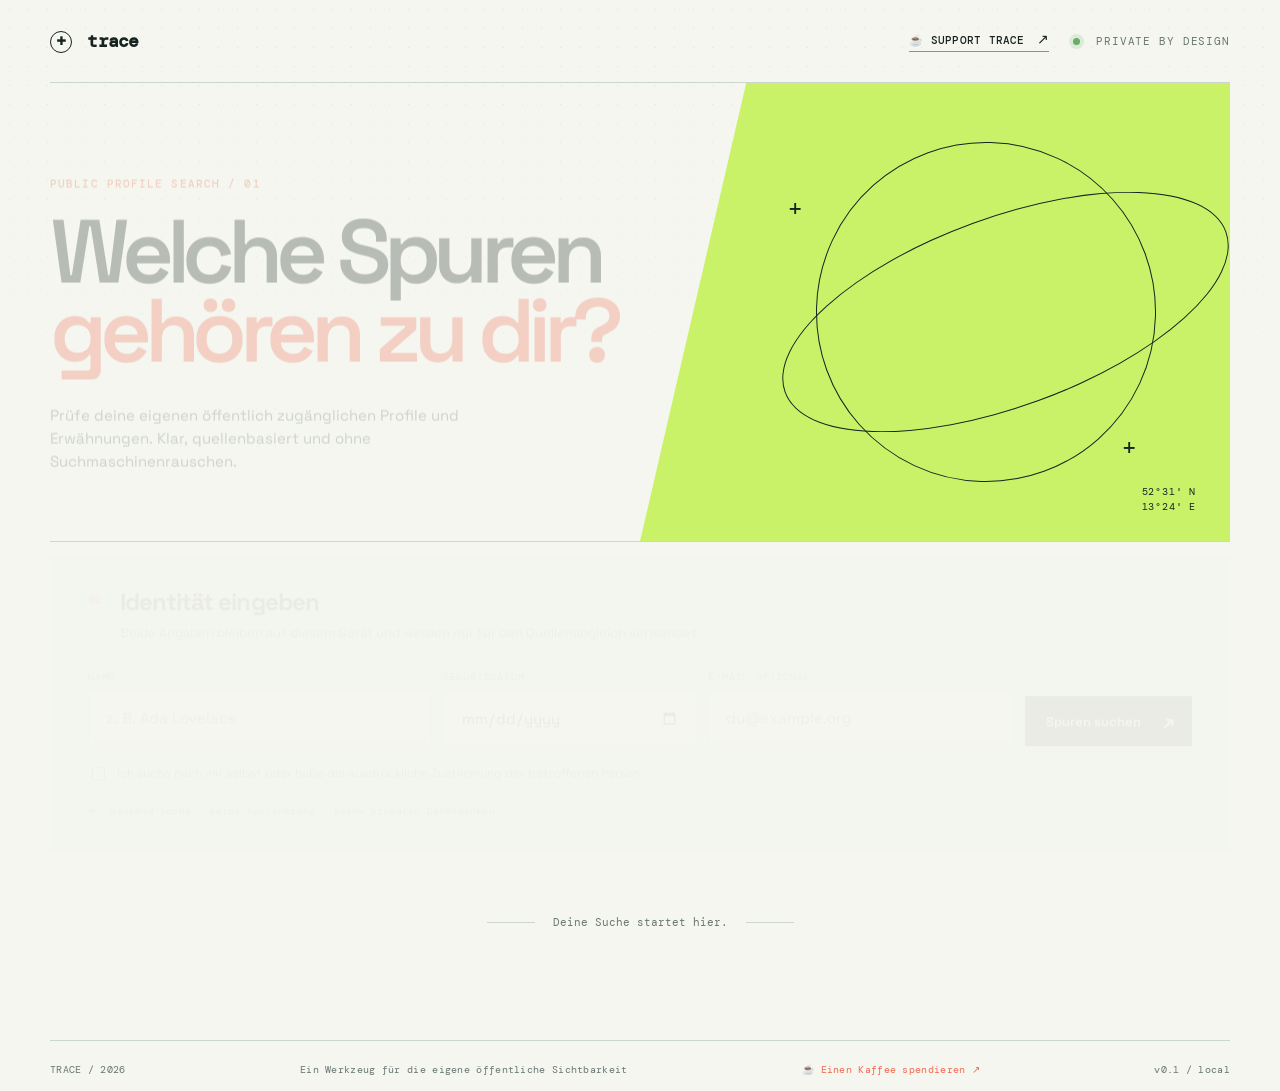
<file: index.html>
<!doctype html>
<html lang="de">
<head>
  <meta charset="utf-8">
  <meta name="viewport" content="width=device-width, initial-scale=1">
  <meta http-equiv="refresh" content="0; url=web/">
  <title>Trace / öffentliche Spuren</title>
</head>
<body>
  <p><a href="web/">Trace öffnen</a></p>
</body>
</html>
</file>
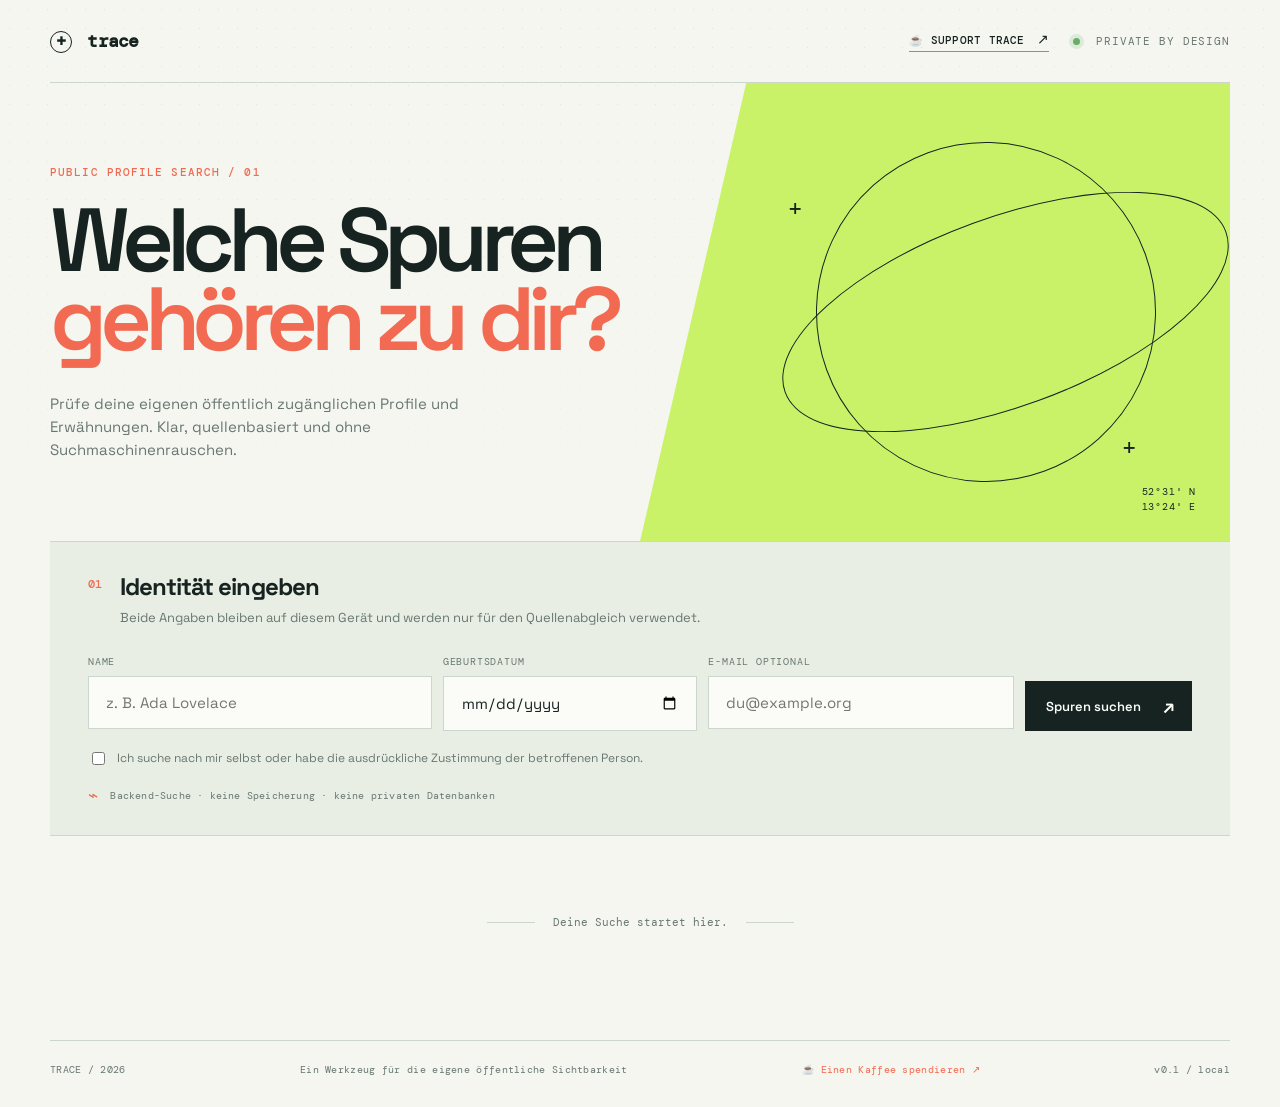
<file: web/index.html>
<!doctype html>
<html lang="de">
<head>
  <meta charset="utf-8">
  <meta name="viewport" content="width=device-width, initial-scale=1">
  <meta name="description" content="Finde deine eigenen öffentlich zugänglichen Profile und Erwähnungen.">
  <title>Trace / öffentliche Spuren</title>
  <link rel="preconnect" href="https://fonts.googleapis.com">
  <link rel="preconnect" href="https://fonts.gstatic.com" crossorigin>
  <link href="https://fonts.googleapis.com/css2?family=DM+Mono:wght@400;500&family=Space+Grotesk:wght@400;500;600;700&display=swap" rel="stylesheet">
  <link rel="stylesheet" href="styles.css">
</head>
<body>
  <div class="page-shell">
    <header class="topbar">
      <a class="brand" href="/" aria-label="Trace Startseite"><span class="brand-mark">+</span> trace</a>
      <div class="topbar-actions"><a class="support-link" href="https://buymeacoffee.com/agasolutions" target="_blank" rel="noopener noreferrer">☕ Support Trace <span aria-hidden="true">↗</span></a><div class="topbar-note"><span class="status-dot"></span> private by design</div></div>
    </header>

    <main>
      <section class="hero" aria-labelledby="page-title">
        <div class="hero-copy">
          <p class="eyebrow">PUBLIC PROFILE SEARCH / 01</p>
          <h1 id="page-title">Welche Spuren<br><em>gehören zu dir?</em></h1>
          <p class="intro">Prüfe deine eigenen öffentlich zugänglichen Profile und Erwähnungen. Klar, quellenbasiert und ohne Suchmaschinenrauschen.</p>
        </div>
        <div class="hero-aside" aria-hidden="true">
          <div class="orbit orbit-one"></div>
          <div class="orbit orbit-two"></div>
          <span class="orbit-cross cross-a">+</span>
          <span class="orbit-cross cross-b">+</span>
          <span class="coordinate">52°31' N<br>13°24' E</span>
        </div>
      </section>

      <section class="search-panel" aria-labelledby="search-title">
        <div class="panel-heading">
          <span class="step-index">01</span>
          <div><h2 id="search-title">Identität eingeben</h2><p>Beide Angaben bleiben auf diesem Gerät und werden nur für den Quellenabgleich verwendet.</p></div>
        </div>
        <form id="scan-form">
          <label class="field field-name"><span>Name</span><input id="name" name="name" autocomplete="name" placeholder="z. B. Ada Lovelace" required></label>
          <label class="field field-date"><span>Geburtsdatum</span><input id="birth-date" name="birth_date" type="date" autocomplete="bday" required></label>
          <label class="field field-email"><span>E-Mail optional</span><input id="email" name="email" type="email" autocomplete="email" placeholder="du@example.org"></label>
          <button type="submit" class="search-button"><span class="button-label">Spuren suchen</span><span class="button-arrow" aria-hidden="true">↗</span></button>
        </form>
        <label class="consent-line"><input id="consent" name="consent" type="checkbox" required><span>Ich suche nach mir selbst oder habe die ausdrückliche Zustimmung der betroffenen Person.</span></label>
        <div class="form-footnote"><span class="lock-icon">⌁</span> Backend-Suche · keine Speicherung · keine privaten Datenbanken</div>
      </section>

      <section id="results" class="results-section" aria-live="polite" hidden>
        <div class="results-heading"><div><p class="eyebrow">SEARCH OUTPUT / 02</p><h2 id="results-title">Ergebnisse</h2></div><span id="result-count" class="result-count"></span></div>
        <div id="results-list" class="results-list"></div>
      </section>

      <section id="empty-state" class="empty-state">
        <span class="empty-line"></span>
        <p>Deine Suche startet hier.</p>
        <span class="empty-line"></span>
      </section>
    </main>

    <footer class="footer"><span>TRACE / 2026</span><span>Ein Werkzeug für die eigene öffentliche Sichtbarkeit</span><a href="https://buymeacoffee.com/agasolutions" target="_blank" rel="noopener noreferrer">☕ Einen Kaffee spendieren ↗</a><span>v0.1 / local</span></footer>
  </div>
  <script src="config.js"></script>
  <script src="app.js"></script>
</body>
</html>
</file>
<file: web/styles.css>
:root {
  --ink: #172321;
  --muted: #687773;
  --paper: #f4f6ef;
  --panel: #e8eee4;
  --line: #cbd6cc;
  --lime: #c9f269;
  --coral: #f16a51;
  --white: #fbfcf8;
}

* { box-sizing: border-box; }
html { scroll-behavior: smooth; }
body { margin: 0; color: var(--ink); background: var(--paper); font-family: "Space Grotesk", sans-serif; }
body::before { content: ""; position: fixed; inset: 0; pointer-events: none; opacity: .4; background-image: radial-gradient(#bbc9bf 0.7px, transparent .7px); background-size: 19px 19px; mask-image: linear-gradient(to bottom, #000, transparent 80%); }
.page-shell { width: min(1180px, calc(100% - 48px)); margin: auto; position: relative; }
.topbar { display: flex; justify-content: space-between; align-items: center; padding: 29px 0; border-bottom: 1px solid var(--line); font-family: "DM Mono", monospace; font-size: 11px; letter-spacing: .08em; text-transform: uppercase; }
.brand { color: var(--ink); text-decoration: none; font-size: 18px; font-weight: 600; letter-spacing: -.04em; text-transform: lowercase; }
.brand-mark { display: inline-grid; place-items: center; width: 22px; height: 22px; margin-right: 5px; border: 1px solid var(--ink); border-radius: 50%; font-size: 17px; line-height: 1; }
.topbar-actions { display: flex; align-items: center; gap: 24px; }.support-link { color: var(--ink); text-decoration: none; border-bottom: 1px solid var(--coral); padding-bottom: 3px; font: 500 11px "DM Mono", monospace; letter-spacing: .02em; transition: color .2s, border-color .2s; }.support-link:hover { color: var(--coral); border-color: var(--ink); }.support-link span { margin-left: 5px; font-size: 14px; }.topbar-note { color: var(--muted); }.status-dot { width: 7px; height: 7px; background: #69ad67; display: inline-block; border-radius: 50%; margin-right: 8px; box-shadow: 0 0 0 4px #dcebd9; }
.hero { min-height: 430px; display: grid; grid-template-columns: 1fr 1fr; align-items: center; border-bottom: 1px solid var(--line); overflow: hidden; }
.hero-copy { padding: 82px 0 80px; position: relative; z-index: 1; animation: rise .7s ease both; }.eyebrow { margin: 0 0 22px; color: var(--coral); font: 500 11px "DM Mono", monospace; letter-spacing: .1em; }.hero h1 { max-width: 690px; margin: 0; font-size: clamp(3.4rem, 7vw, 6.8rem); line-height: .88; letter-spacing: -.08em; font-weight: 600; }.hero h1 em { color: var(--coral); font-style: normal; }.intro { max-width: 420px; color: var(--muted); line-height: 1.55; font-size: 15px; margin: 33px 0 0; }
.hero-aside { height: 100%; min-height: 430px; position: relative; background: var(--lime); clip-path: polygon(18% 0, 100% 0, 100% 100%, 0 100%); }.orbit { position: absolute; border: 1px solid var(--ink); border-radius: 50%; left: 50%; top: 50%; transform: translate(-35%, -50%) rotate(-20deg); }.orbit-one { width: 340px; height: 340px; }.orbit-two { width: 470px; height: 190px; }.orbit-cross { position: absolute; font: 24px "DM Mono", monospace; }.cross-a { top: 24%; left: 25%; }.cross-b { bottom: 17%; right: 16%; }.coordinate { position: absolute; right: 34px; bottom: 27px; font: 10px/1.5 "DM Mono", monospace; letter-spacing: .08em; }
.search-panel { background: var(--panel); padding: 34px 38px 29px; border-bottom: 1px solid var(--line); animation: rise .8s .08s ease both; }.panel-heading { display: flex; gap: 18px; align-items: flex-start; margin-bottom: 29px; }.step-index { color: var(--coral); font: 500 12px "DM Mono", monospace; }.panel-heading h2, .results-heading h2 { font-size: 24px; letter-spacing: -.04em; margin: -5px 0 7px; }.panel-heading p { color: var(--muted); font-size: 13px; margin: 0; }
#scan-form { display: grid; grid-template-columns: 1.35fr 1fr 1.2fr auto; gap: 11px; }.field { display: flex; flex-direction: column; gap: 8px; }.field span { color: var(--muted); font: 10px "DM Mono", monospace; letter-spacing: .08em; text-transform: uppercase; }.field input { width: 100%; border: 1px solid var(--line); background: var(--white); padding: 16px 17px; color: var(--ink); font: 15px "Space Grotesk", sans-serif; outline: none; }.field input:focus { border-color: var(--ink); box-shadow: 3px 3px 0 var(--lime); }.search-button { align-self: end; border: 0; min-height: 50px; padding: 0 17px 0 21px; display: flex; align-items: center; gap: 22px; background: var(--ink); color: var(--white); font: 600 13px "Space Grotesk", sans-serif; cursor: pointer; transition: background .2s, transform .2s; }.search-button:hover { background: var(--coral); transform: translateY(-2px); }.button-arrow { font-size: 19px; }.consent-line { display: flex; gap: 9px; align-items: flex-start; margin-top: 19px; color: var(--muted); font-size: 12px; line-height: 1.4; }.consent-line input { margin-top: 2px; accent-color: var(--coral); }.form-footnote { color: var(--muted); margin-top: 16px; font: 10px "DM Mono", monospace; letter-spacing: .02em; }.lock-icon { color: var(--coral); font-size: 17px; vertical-align: -2px; margin-right: 6px; }
.results-section { padding: 68px 0 24px; }.results-heading { display: flex; justify-content: space-between; align-items: end; border-bottom: 1px solid var(--ink); padding-bottom: 19px; }.results-heading h2 { font-size: 44px; margin: 0; }.result-count { font: 11px "DM Mono", monospace; color: var(--muted); }.results-list { display: grid; }.result-card { display: grid; grid-template-columns: 54px 1fr auto; gap: 19px; align-items: start; padding: 25px 0; border-bottom: 1px solid var(--line); animation: rise .45s ease both; }.result-number { font: 12px "DM Mono", monospace; color: var(--coral); }.result-card h3 { margin: 0 0 7px; font-size: 20px; letter-spacing: -.03em; }.result-card h3 a { color: var(--ink); text-decoration: none; border-bottom: 1px solid transparent; }.result-card h3 a:hover { border-bottom-color: var(--coral); }.result-url { color: #4c8b56; font: 11px "DM Mono", monospace; word-break: break-all; }.result-excerpt { max-width: 700px; margin: 13px 0 0; color: var(--muted); font-size: 13px; line-height: 1.5; }.result-status { border: 1px solid var(--line); padding: 7px 9px; color: var(--muted); font: 10px "DM Mono", monospace; text-transform: uppercase; white-space: nowrap; }.result-status.match { color: #397244; border-color: #9bc29b; background: #e5f2e2; }.result-status.manual_review { color: #9d5e28; border-color: #dfbd92; background: #fff1df; }.result-status.unavailable { color: var(--coral); }.empty-state { display: flex; align-items: center; gap: 18px; padding: 68px 0 100px; color: var(--muted); font: 11px "DM Mono", monospace; justify-content: center; }.empty-line { width: 48px; height: 1px; background: var(--line); }.footer { border-top: 1px solid var(--line); display: flex; justify-content: space-between; gap: 20px; padding: 22px 0 30px; color: var(--muted); font: 10px "DM Mono", monospace; letter-spacing: .03em; }.footer a { color: var(--coral); text-decoration: none; border-bottom: 1px solid transparent; }.footer a:hover { border-color: var(--coral); }
[hidden] { display: none !important; } .error-message { color: var(--coral); font: 12px "DM Mono", monospace; padding: 20px 0; }
@keyframes rise { from { opacity: 0; transform: translateY(16px); } to { opacity: 1; transform: translateY(0); } }
@media (max-width: 720px) { .page-shell { width: min(100% - 28px, 560px); }.topbar { padding: 21px 0; }.topbar-note { font-size: 9px; }.hero { display: block; min-height: auto; }.hero-copy { padding: 65px 0 52px; }.hero h1 { font-size: clamp(3.1rem, 16vw, 5.4rem); }.hero-aside { min-height: 220px; clip-path: none; }.orbit-one { width: 190px; height: 190px; }.orbit-two { width: 260px; height: 100px; }.search-panel { margin: 0 -14px; padding: 30px 20px 25px; }.panel-heading { gap: 13px; }.panel-heading p { line-height: 1.45; }.panel-heading h2 { font-size: 21px; } #scan-form { display: block; }.field { margin-bottom: 16px; }.search-button { width: 100%; justify-content: space-between; }.form-footnote { line-height: 1.5; }.results-section { padding-top: 52px; }.results-heading h2 { font-size: 35px; }.result-card { grid-template-columns: 28px 1fr; gap: 12px; }.result-status { grid-column: 2; justify-self: start; }.footer { flex-wrap: wrap; line-height: 1.5; } }
</file>
